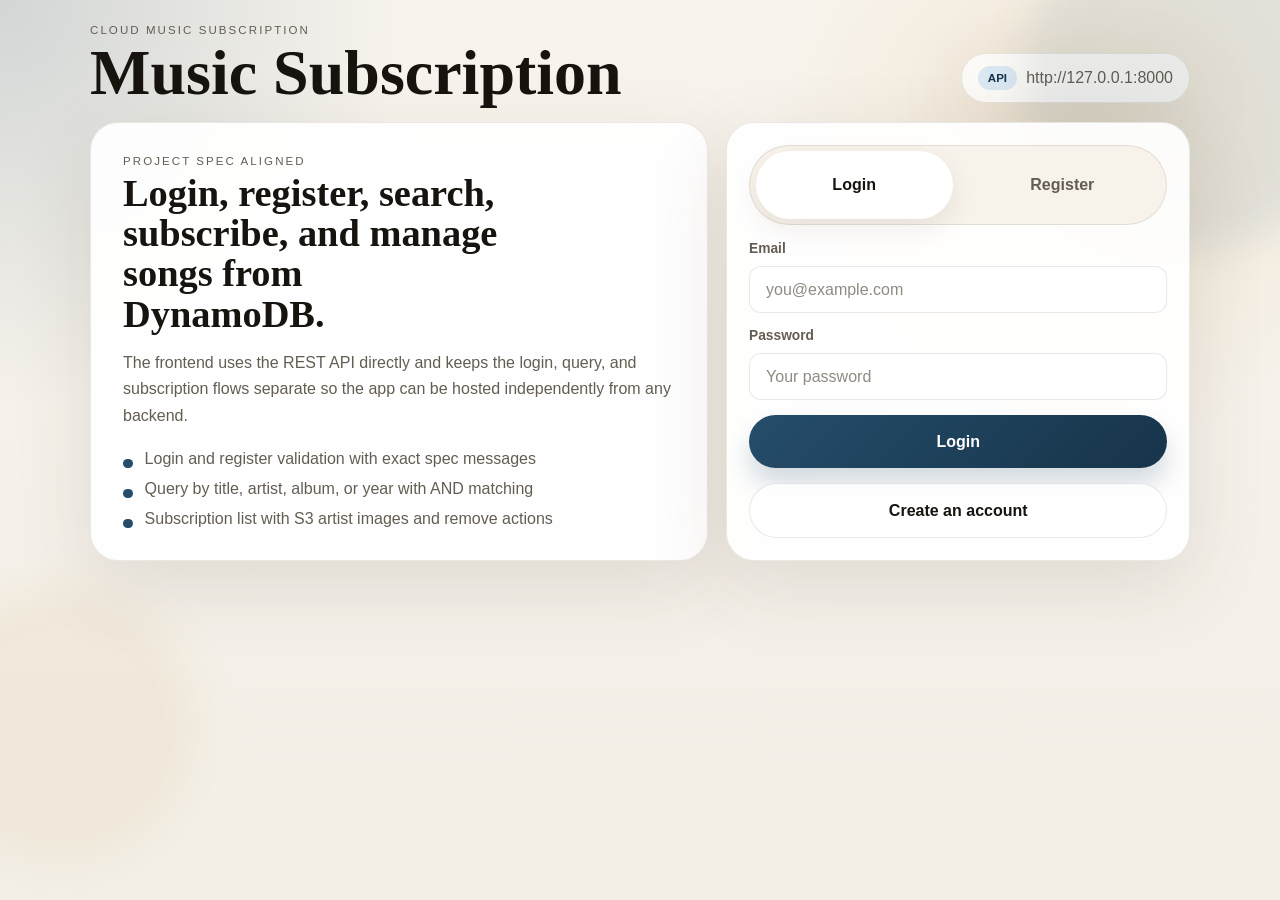
<file: frontend/index.html>
<!doctype html>
<html lang="en">
  <head>
    <meta charset="utf-8" />
    <meta name="viewport" content="width=device-width, initial-scale=1" />
    <meta name="description" content="Music Subscription frontend" />
    <title>Music Subscription</title>
    <link rel="stylesheet" href="styles.css" />
    <!-- Load configuration before app logic -->
    <script defer src="config.js"></script>
    <!-- Main application logic (IIFE-scoped) -->
    <script defer src="app.js"></script>
  </head>
  <body>
    <!-- Decorative backdrop gradients for visual appeal -->
    <div class="backdrop backdrop-a"></div>
    <div class="backdrop backdrop-b"></div>

    <main class="shell">
      <!-- Brand header with API base URL display for debugging/demos -->
      <section class="brand-strip">
        <div>
          <p class="eyebrow">Cloud music subscription</p>
          <h1>Music Subscription</h1>
        </div>
        <div class="api-chip">
          <span class="api-label">API</span>
          <span id="api-base-label">http://127.0.0.1:8000</span>
        </div>
      </section>

      <!-- Authentication section: login/register forms (shown before login) -->
      <section id="auth-view" class="auth-grid">
        <!-- Hero card explaining app purpose and features -->
        <div class="hero-card">
          <p class="eyebrow">Project spec aligned</p>
          <h2>
            Login, register, search, subscribe, and manage songs from DynamoDB.
          </h2>
          <p class="hero-copy">
            The frontend uses the REST API directly and keeps the login, query,
            and subscription flows separate so the app can be hosted
            independently from any backend.
          </p>
          <ul class="hero-list">
            <li>Login and register validation with exact spec messages</li>
            <li>Query by title, artist, album, or year with AND matching</li>
            <li>Subscription list with S3 artist images and remove actions</li>
          </ul>
        </div>

        <!-- Authentication panel with tabbed login/register forms -->
        <div class="panel auth-panel">
          <div class="tab-row" role="tablist" aria-label="Authentication mode">
            <button id="login-tab" class="tab active" type="button">
              Login
            </button>
            <button id="register-tab" class="tab" type="button">
              Register
            </button>
          </div>

          <!-- Login form: email and password -->
          <form id="login-form" class="auth-form" novalidate>
            <div class="field">
              <label for="login-email">Email</label>
              <input
                id="login-email"
                name="email"
                type="email"
                autocomplete="email"
                placeholder="you@example.com"
                required
              />
            </div>
            <div class="field">
              <label for="login-password">Password</label>
              <input
                id="login-password"
                name="password"
                type="password"
                autocomplete="current-password"
                placeholder="Your password"
                required
              />
            </div>
            <p id="login-message" class="message error" hidden></p>
            <button id="login-submit" class="button primary" type="submit">
              Login
            </button>
            <button id="switch-to-register" class="button ghost" type="button">
              Create an account
            </button>
          </form>

          <form id="register-form" class="auth-form" hidden novalidate>
            <div class="field">
              <label for="register-email">Email</label>
              <input
                id="register-email"
                name="email"
                type="email"
                autocomplete="email"
                placeholder="you@example.com"
                required
              />
            </div>
            <div class="field">
              <label for="register-username">Username</label>
              <input
                id="register-username"
                name="username"
                type="text"
                autocomplete="name"
                placeholder="Your display name"
                required
              />
            </div>
            <div class="field">
              <label for="register-password">Password</label>
              <input
                id="register-password"
                name="password"
                type="password"
                autocomplete="new-password"
                placeholder="Choose a password"
                required
              />
            </div>
            <p id="register-message" class="message error" hidden></p>
            <p id="register-success" class="message success" hidden></p>
            <button id="register-submit" class="button primary" type="submit">
              Register
            </button>
            <button id="switch-to-login" class="button ghost" type="button">
              Back to login
            </button>
          </form>
        </div>
      </section>

      <section id="app-view" class="app-grid" hidden>
        <header class="panel topbar">
          <div>
            <p class="eyebrow">Signed in</p>
            <h2 id="user-name">User</h2>
          </div>
          <button id="logout-button" class="button ghost danger" type="button">
            Logout
          </button>
        </header>

        <section class="panel query-panel">
          <div class="section-head">
            <div>
              <p class="section-title">Query area</p>
              <p class="muted">
                Fill at least one field. Multiple criteria are combined with AND.
              </p>
            </div>
          </div>

          <form id="query-form" class="query-form" novalidate>
            <div class="field">
              <label for="query-title">Title</label>
              <input
                id="query-title"
                name="title"
                type="text"
                placeholder="e.g. Love Story"
              />
            </div>
            <div class="field">
              <label for="query-artist">Artist</label>
              <input
                id="query-artist"
                name="artist"
                type="text"
                placeholder="e.g. Taylor Swift"
              />
            </div>
            <div class="field">
              <label for="query-album">Album</label>
              <input
                id="query-album"
                name="album"
                type="text"
                placeholder="e.g. Fearless"
              />
            </div>
            <div class="field">
              <label for="query-year">Year</label>
              <input
                id="query-year"
                name="year"
                type="number"
                inputmode="numeric"
                placeholder="e.g. 2008"
              />
            </div>
            <div class="query-actions">
              <p id="query-message" class="message error" hidden></p>
              <button id="query-submit" class="button primary" type="submit">
                Query
              </button>
            </div>
          </form>

          <div id="results-empty" class="empty-state hidden">
            No result is retrieved. Please query again
          </div>
          <div id="results-list" class="card-list" aria-live="polite"></div>
        </section>

        <section class="panel subscription-panel">
          <div class="section-head">
            <div>
              <p class="section-title">Subscription area</p>
              <p class="muted">
                Songs you have subscribed to will appear here.
              </p>
            </div>
            <button
              id="refresh-subscriptions"
              class="button subtle"
              type="button"
            >
              Refresh
            </button>
          </div>
          <div id="subscriptions-empty" class="empty-state">
            No subscriptions yet. Search for songs above and subscribe.
          </div>
          <div
            id="subscriptions-list"
            class="card-list"
            aria-live="polite"
          ></div>
        </section>
      </section>
    </main>
  </body>
</html>
</file>
<file: frontend/styles.css>
/**
 * Music Subscription Frontend Styling
 * Responsive design with CSS custom properties for theming.
 *
 * Design System:
 * - Colors: Warm neutral palette with blue accent and red danger
 * - Spacing: Rem-based sizing for responsive scales
 * - Typography: Georgia for display, Trebuchet for body
 * - Layout: Mobile-first, stacked single-column panels
 * - Components: Buttons, cards, forms, badges, song cards
 */

/* ============================================================================
   CSS Custom Properties (Design Tokens)
   ============================================================================ */
:root {
  color-scheme: light;

  /* Background colors */
  --bg: #f3efe7;
  --bg-strong: #e7ded1;
  --surface: rgba(255, 255, 255, 0.92);
  --surface-strong: #ffffff;
  --surface-muted: #f7f2ea;

  /* Text colors */
  --text: #17140f;
  --muted: #645d52;

  /* Border and accents */
  --border: rgba(80, 65, 49, 0.12);
  --accent: #254d6a;
  --accent-strong: #17344a;
  --accent-soft: #dbe8f2;

  /* Semantic colors */
  --danger: #8a2e2a;
  --danger-soft: #fde8e6;
  --success: #2a6b3d;
  --success-soft: #e5f3e9;

  /* Effects */
  --shadow: 0 24px 80px rgba(62, 48, 31, 0.12);

  /* Border radius */
  --radius-xl: 28px;
  --radius-lg: 22px;
  --radius-md: 16px;
  --radius-sm: 12px;

  /* Typography */
  --font-sans: "Trebuchet MS", "Segoe UI", "Avenir Next", sans-serif;
  --font-display: "Georgia", "Times New Roman", serif;
}

/* ============================================================================
   Global Styles
   ============================================================================ */
* {
  box-sizing: border-box;
}

html,
body {
  min-height: 100%;
}

body {
  margin: 0;
  font-family: var(--font-sans);
  color: var(--text);
  background:
    radial-gradient(
      circle at top left,
      rgba(37, 77, 106, 0.18),
      transparent 26%
    ),
    radial-gradient(
      circle at 85% 15%,
      rgba(199, 145, 62, 0.14),
      transparent 24%
    ),
    linear-gradient(180deg, #f8f4ed 0%, var(--bg) 100%);
}

button,
input {
  font: inherit;
}

button {
  cursor: pointer;
}

input {
  width: 100%;
  border: 1px solid var(--border);
  border-radius: var(--radius-sm);
  padding: 0.75rem 1rem;
  background: rgba(255, 255, 255, 0.92);
  color: var(--text);
  transition:
    border-color 0.18s ease,
    box-shadow 0.18s ease,
    transform 0.18s ease;
}

input::placeholder {
  color: rgba(100, 93, 82, 0.72);
}

input:focus {
  outline: none;
  border-color: rgba(37, 77, 106, 0.45);
  box-shadow: 0 0 0 4px rgba(37, 77, 106, 0.12);
}

/* ============================================================================
   Backdrop and Layout
   ============================================================================ */
.backdrop {
  position: fixed;
  inset: auto;
  border-radius: 50%;
  filter: blur(20px);
  pointer-events: none;
  opacity: 0.5;
}

.backdrop-a {
  width: 340px;
  height: 340px;
  top: -90px;
  right: -80px;
  background: rgba(37, 77, 106, 0.18);
}

.backdrop-b {
  width: 280px;
  height: 280px;
  left: -80px;
  bottom: 4%;
  background: rgba(199, 145, 62, 0.16);
}

.shell {
  width: min(1100px, calc(100% - 2rem));
  margin: 0 auto;
  padding: 1.5rem 0 2.25rem;
}

.brand-strip {
  display: flex;
  gap: 1rem;
  justify-content: space-between;
  align-items: end;
  margin-bottom: 1.2rem;
}

.eyebrow {
  margin: 0 0 0.35rem;
  text-transform: uppercase;
  letter-spacing: 0.18em;
  font-size: 0.72rem;
  color: var(--muted);
}

h1,
h2,
h3,
.section-title {
  margin: 0;
  font-family: var(--font-display);
}

h1 {
  font-size: clamp(2.3rem, 5vw, 4.2rem);
  line-height: 0.96;
}

.api-chip {
  display: inline-flex;
  align-items: center;
  gap: 0.6rem;
  padding: 0.75rem 1rem;
  border-radius: 999px;
  border: 1px solid var(--border);
  background: rgba(255, 255, 255, 0.72);
  box-shadow: var(--shadow);
  color: var(--muted);
}

.api-label {
  display: inline-flex;
  align-items: center;
  justify-content: center;
  width: 2.4rem;
  height: 1.5rem;
  border-radius: 999px;
  background: var(--accent-soft);
  color: var(--accent-strong);
  font-size: 0.72rem;
  font-weight: 700;
}

/* ============================================================================
   Auth Grid (Login / Register)
   ============================================================================ */
.auth-grid,
.app-grid {
  display: grid;
  gap: 1.15rem;
}

.auth-grid {
  grid-template-columns: minmax(0, 1.2fr) minmax(360px, 0.9fr);
  align-items: stretch;
}

.app-grid {
  grid-template-columns: 1fr;
}

.panel,
.hero-card {
  border: 1px solid var(--border);
  border-radius: var(--radius-xl);
  background: var(--surface);
  backdrop-filter: blur(14px);
  box-shadow: var(--shadow);
}

.hero-card {
  padding: 2rem;
  display: flex;
  flex-direction: column;
  justify-content: space-between;
  min-height: 100%;
}

.hero-card h2 {
  max-width: 20ch;
  font-size: clamp(1.8rem, 3vw, 2.65rem);
  line-height: 1.05;
}

.hero-copy,
.muted,
.hero-list {
  color: var(--muted);
  margin: 0;
}

.hero-copy {
  max-width: 62ch;
  font-size: 1rem;
  line-height: 1.65;
  margin-top: 1rem;
}

.hero-list {
  list-style: none;
  padding: 0;
  margin-top: 1.3rem;
  display: grid;
  gap: 0.75rem;
}

.hero-list li {
  padding-left: 1.35rem;
  position: relative;
}

.hero-list li::before {
  content: "";
  position: absolute;
  left: 0;
  top: 0.55rem;
  width: 0.6rem;
  height: 0.6rem;
  border-radius: 999px;
  background: var(--accent);
}

/* ============================================================================
   Auth Panel
   ============================================================================ */
.auth-panel,
.topbar,
.subscription-panel,
.query-panel {
  padding: 1.35rem;
}

.auth-panel {
  display: grid;
  gap: 1rem;
}

.tab-row {
  display: flex;
  gap: 0.7rem;
  padding: 0.35rem;
  border-radius: 999px;
  background: var(--surface-muted);
  border: 1px solid var(--border);
}

.tab {
  flex: 1;
  border: 0;
  padding: 0.85rem 1rem;
  border-radius: 999px;
  background: transparent;
  color: var(--muted);
  font-weight: 700;
  transition:
    background 0.18s ease,
    color 0.18s ease,
    transform 0.18s ease;
}

.tab.active {
  background: var(--surface-strong);
  color: var(--text);
  box-shadow: 0 10px 26px rgba(62, 48, 31, 0.08);
}

.auth-form {
  display: grid;
  gap: 0.95rem;
}

.field {
  display: grid;
  gap: 0.45rem;
}

.field label {
  font-size: 0.86rem;
  font-weight: 700;
  color: var(--muted);
}

.button {
  border: 0;
  border-radius: 999px;
  padding: 0.92rem 1.15rem;
  font-weight: 700;
  transition:
    transform 0.18s ease,
    box-shadow 0.18s ease,
    background 0.18s ease,
    color 0.18s ease;
}

.button:hover:not(:disabled),
.tab:hover {
  transform: translateY(-1px);
}

.button:disabled {
  cursor: progress;
  opacity: 0.7;
}

.primary {
  background: linear-gradient(
    135deg,
    var(--accent) 0%,
    var(--accent-strong) 100%
  );
  color: #fff;
  box-shadow: 0 16px 24px rgba(37, 77, 106, 0.2);
}

.primary:hover:not(:disabled) {
  box-shadow: 0 20px 30px rgba(37, 77, 106, 0.24);
}

.ghost,
.subtle {
  background: rgba(255, 255, 255, 0.78);
  color: var(--text);
  border: 1px solid var(--border);
}

.danger {
  color: var(--danger);
}

.message {
  margin: 0;
  padding: 0.85rem 1rem;
  border-radius: var(--radius-sm);
  font-size: 0.95rem;
  line-height: 1.5;
}

.message.error {
  color: var(--danger);
  background: var(--danger-soft);
  border: 1px solid rgba(138, 46, 42, 0.18);
}

.message.success {
  color: var(--success);
  background: var(--success-soft);
  border: 1px solid rgba(42, 107, 61, 0.18);
}

/* ============================================================================
   App Layout (Topbar, Query, Subscriptions)
   ============================================================================ */
.topbar {
  display: flex;
  align-items: center;
  justify-content: space-between;
  gap: 1rem;
}

.topbar h2 {
  font-size: clamp(1.5rem, 2vw, 2.1rem);
}

.section-title {
  font-size: 1.1rem;
  margin-bottom: 0.1rem;
}

.section-head {
  display: flex;
  gap: 0.9rem;
  justify-content: space-between;
  align-items: flex-start;
  margin-bottom: 1rem;
}

.subscription-panel,
.query-panel {
  display: flex;
  flex-direction: column;
  gap: 1rem;
}

/* ============================================================================
   Query Form — compact horizontal bar on desktop
   ============================================================================ */
.query-form {
  display: flex;
  flex-wrap: wrap;
  gap: 0.85rem;
  align-items: flex-end;
}

.query-form .field {
  flex: 1 1 160px;
  min-width: 140px;
}

.query-actions {
  display: flex;
  flex-wrap: wrap;
  gap: 0.75rem;
  align-items: center;
  flex: 1 1 100%;
  justify-content: space-between;
}

.query-actions .primary {
  min-width: 9rem;
}

/* ============================================================================
   Card Lists & Song Cards
   ============================================================================ */
.card-list {
  display: grid;
  gap: 0.85rem;
}

.song-card {
  display: grid;
  grid-template-columns: 72px minmax(0, 1fr) auto;
  gap: 0.95rem;
  align-items: center;
  padding: 0.95rem;
  border: 1px solid var(--border);
  border-radius: var(--radius-lg);
  background: rgba(255, 255, 255, 0.8);
}

.song-art {
  width: 72px;
  height: 72px;
  border-radius: 20px;
  overflow: hidden;
  background: linear-gradient(145deg, #d8e5ee 0%, #f3ead9 100%);
  display: grid;
  place-items: center;
  color: var(--accent-strong);
  font-weight: 700;
}

.song-art img {
  width: 100%;
  height: 100%;
  object-fit: cover;
}

.song-meta {
  min-width: 0;
}

.song-title {
  margin: 0;
  font-weight: 700;
  font-size: 1rem;
}

.song-subtitle {
  margin: 0.2rem 0 0;
  color: var(--muted);
  line-height: 1.45;
}

.song-badges {
  display: flex;
  flex-wrap: wrap;
  gap: 0.4rem;
  margin-top: 0.55rem;
}

.badge {
  display: inline-flex;
  align-items: center;
  gap: 0.3rem;
  border-radius: 999px;
  padding: 0.35rem 0.6rem;
  font-size: 0.8rem;
  background: var(--surface-muted);
  color: var(--muted);
}

.badge.info {
  background: var(--accent-soft);
  color: var(--accent-strong);
}

.badge.success {
  background: var(--success-soft);
  color: var(--success);
}

.song-action {
  min-width: 8.5rem;
  justify-self: end;
}

.empty-state {
  padding: 1rem 1.1rem;
  border-radius: var(--radius-md);
  border: 1px dashed rgba(80, 65, 49, 0.2);
  background: rgba(255, 255, 255, 0.58);
  color: var(--muted);
}

.hidden,
[hidden] {
  display: none !important;
}

.muted {
  font-size: 0.96rem;
  line-height: 1.55;
}

/* ============================================================================
   Responsive
   ============================================================================ */
@media (max-width: 1060px) {
  .auth-grid {
    grid-template-columns: 1fr;
  }
}

@media (max-width: 720px) {
  .shell {
    width: min(100%, calc(100% - 1rem));
    padding-top: 0.9rem;
  }

  .brand-strip,
  .section-head,
  .topbar,
  .query-actions {
    flex-direction: column;
    align-items: stretch;
  }

  .song-card {
    grid-template-columns: 64px minmax(0, 1fr);
  }

  .song-action {
    grid-column: 1 / -1;
    min-width: 100%;
  }
}
</file>
